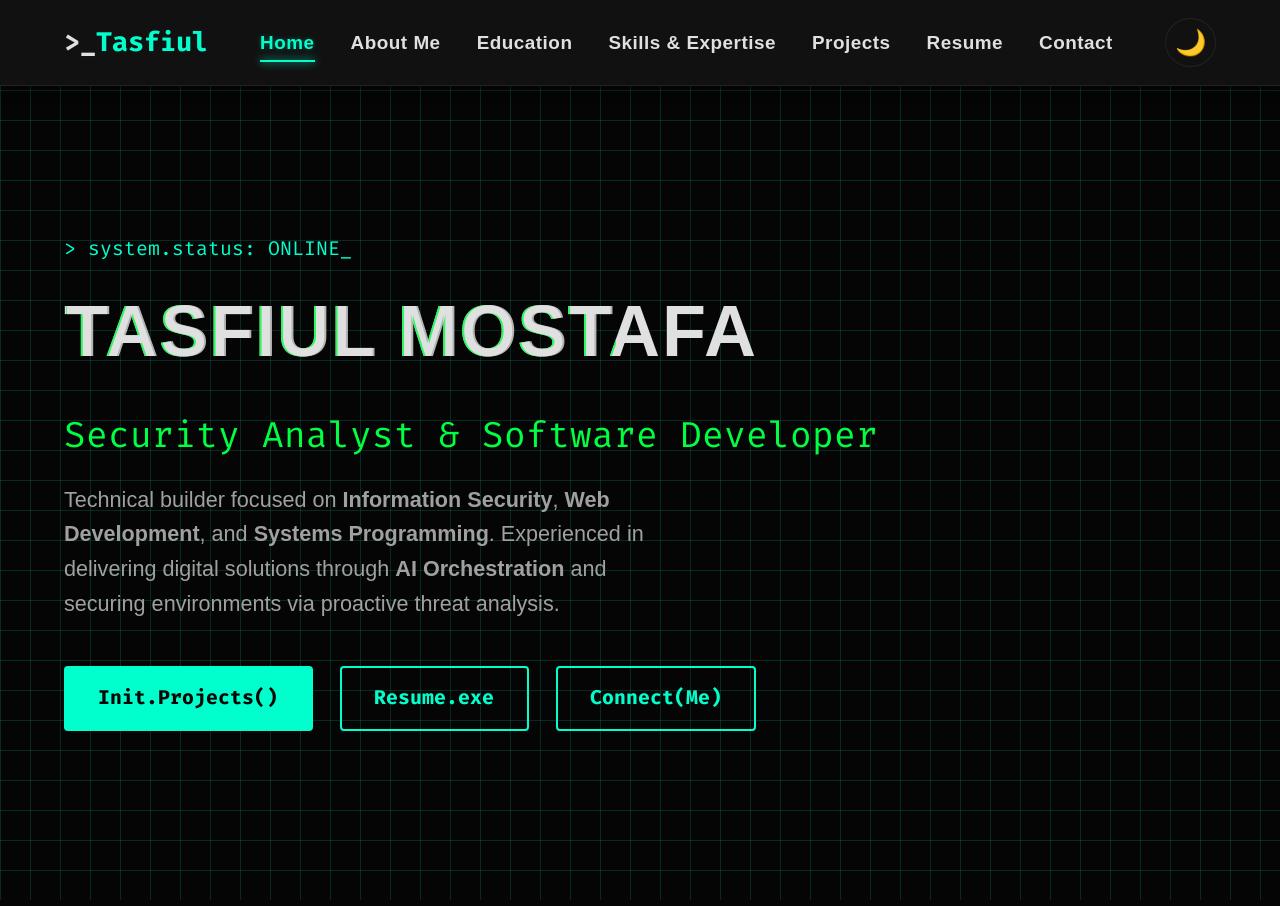
<file: index.html>
<!DOCTYPE html>
<html lang="en">

<head>
  <meta charset="UTF-8">
  <meta name="viewport" content="width=device-width, initial-scale=1.0">
  <title>Tasfiul | Home</title>

  <!-- SEO Best Practices -->
  <meta name="description" content="Cyber Security Specialist and Developer Portfolio">

  <!-- Favicon -->
  <link rel="icon" type="image/png" href="assets\60732-oreo-illustrator-cat-android-nougat-emoji.png">
  <link rel="stylesheet" href="css/style.css">
  <script src="js/main.js" defer></script>
</head>

<body>
  <!-- Navbar Placeholder injected via JS -->
  <div id="navbar-placeholder"></div>

  <main>
    <section class="hero">
      <p class="status mono-text">&gt; system.status: <span class="typewrite" data-wait="2000"
          data-words='["ONLINE", "SECURE", "READY"]'></span><span class="cursor">_</span></p>

      <!-- Placeholder name -->
      <h1 class="glitch" data-text="Tasfiul Mostafa">Tasfiul Mostafa</h1>

      <h2>Security Analyst & Software Developer</h2>

      <p>Technical builder focused on <strong>Information Security</strong>,
        <strong>Web Development</strong>, and <strong>Systems Programming</strong>.
        Experienced in delivering digital solutions through <strong>AI Orchestration</strong>
        and securing environments via proactive threat analysis.
      </p>

      <div class="cta-group">
        <a href="projects.html" class="btn btn-primary" id="btn-projects">Init.Projects()</a>
        <a href="assets/CV.pdf" target="_blank" class="btn btn-outline" id="btn-resume">Resume.exe</a>
        <a href="contact.html" class="btn btn-outline" id="btn-contact">Connect(Me)</a>
      </div>
    </section>
  </main>

  <style>
    /* Blinking cursor for typewriter effect */
    .cursor {
      display: inline-block;
      width: 10px;
      animation: blink 0.75s step-end infinite;
      color: var(--primary-color);
    }

    @keyframes blink {

      from,
      to {
        opacity: 1;
      }

      50% {
        opacity: 0;
      }
    }
  </style>
</body>

</html>
</file>
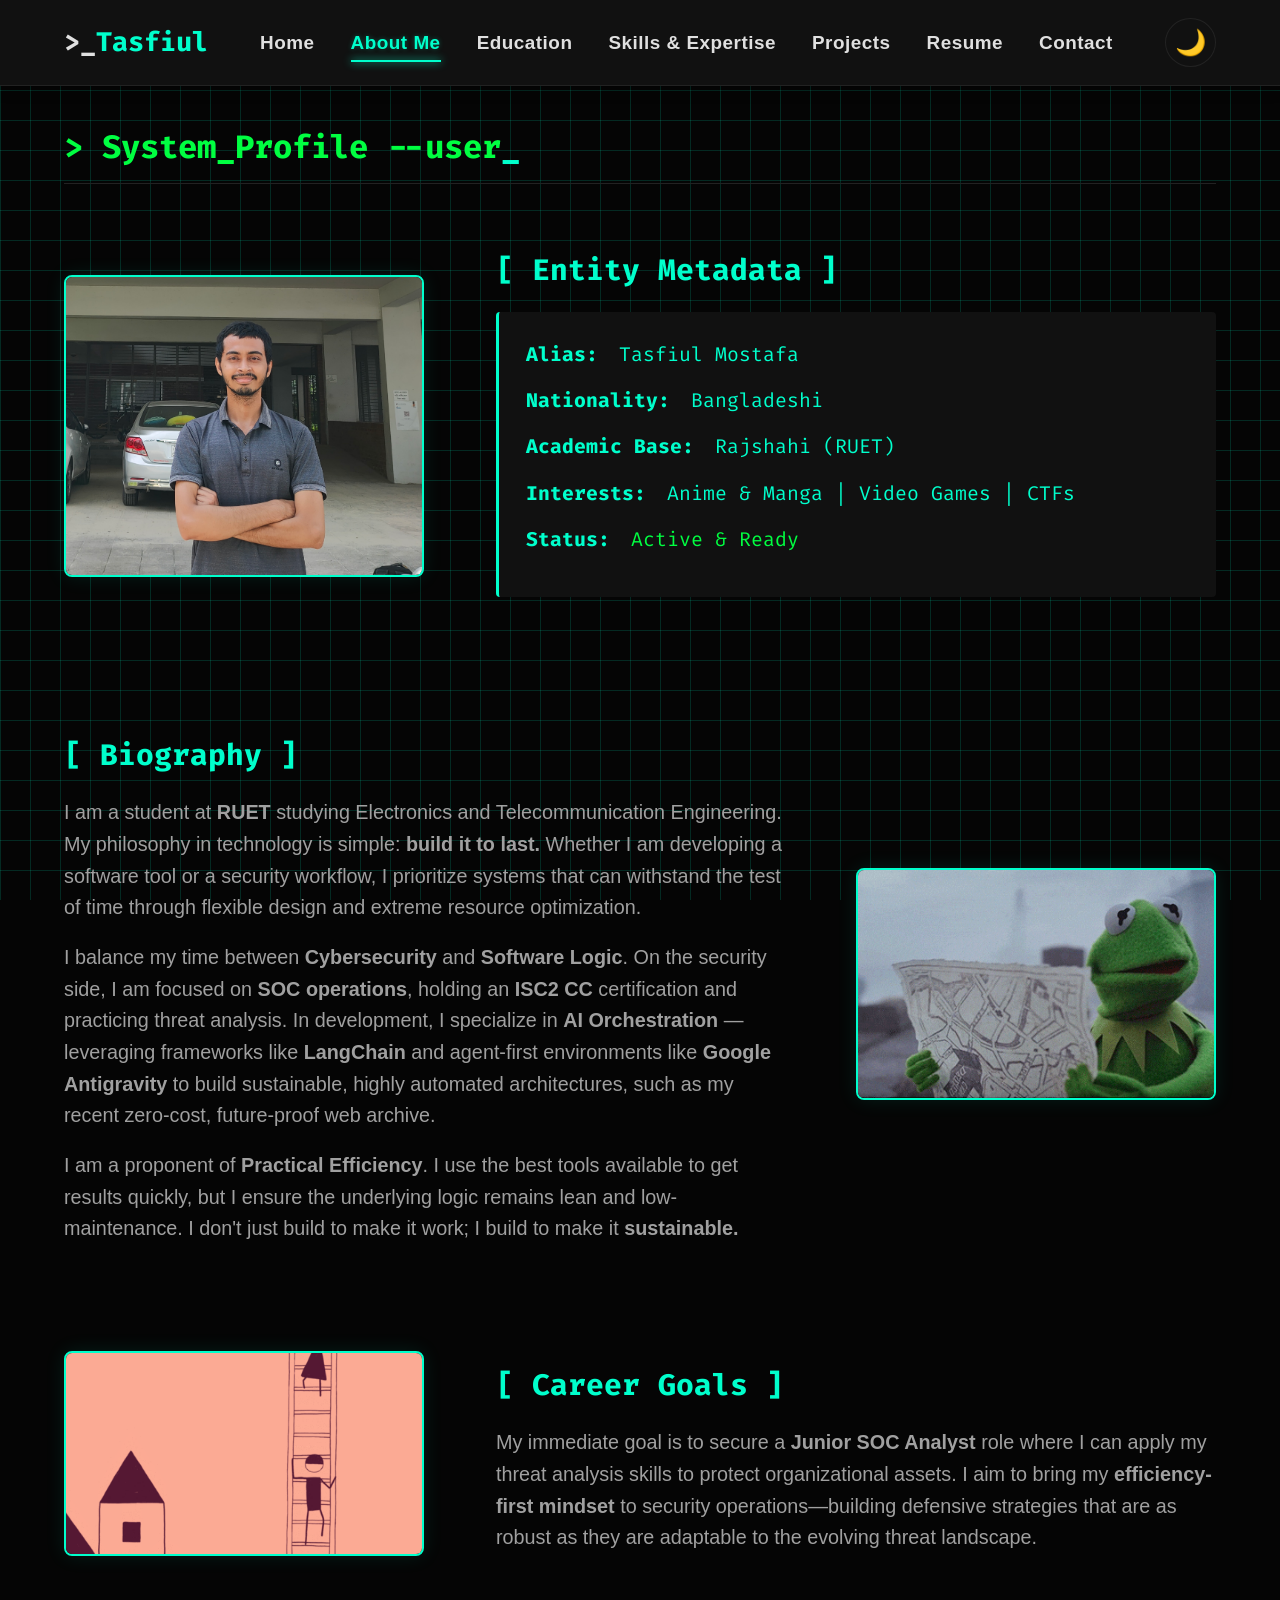
<file: about.html>
<!DOCTYPE html>
<html lang="en">

<head>
  <meta charset="UTF-8">
  <meta name="viewport" content="width=device-width, initial-scale=1.0">
  <title>Tasfiul | About Me</title>

  <meta name="description" content="About My Cyber Security & Development Experience">

  <!-- Favicon -->
  <link rel="icon" type="image/png" href="assets\60732-oreo-illustrator-cat-android-nougat-emoji.png">
  <link rel="stylesheet" href="css/style.css">
  <script src="js/main.js" defer></script>
</head>

<body>
  <!-- Navbar Placeholder injected via JS -->
  <div id="navbar-placeholder"></div>

  <main>
    <div class="page-content">
      <h1 class="page-title mono-text"><span class="typeout" data-text="> System_Profile --user=tasfiul"></span><span
          class="cursor">_</span></h1>

      <!-- Section 1: Entity Metadata -->
      <section class="about-section flex-normal">
        <div class="about-img-wrapper">
          <img src="assets\me.jpg" alt="Profile" class="profile-img">
        </div>

        <div class="about-text">
          <h2>[ Entity Metadata ]</h2>
          <ul class="personal-details mono-text">
            <li><strong>Alias:</strong> Tasfiul Mostafa</li>
            <li><strong>Nationality:</strong> Bangladeshi</li>
            <li><strong>Academic Base:</strong> Rajshahi (RUET)</li>
            <li><strong>Interests:</strong> Anime & Manga | Video Games | CTFs</li>
            <li><strong>Status:</strong> <span style="color: var(--secondary-color);">Active & Ready</span></li>
          </ul>
        </div>
      </section>

      <!-- Section 2: Biography -->
      <section class="about-section flex-reverse">
        <div class="about-img-wrapper">
          <img src="assets\kermit_confused.gif" alt="Biography Image" class="profile-img">
        </div>

        <div class="about-text">
          <h2>[ Biography ]</h2>
          <p>
            I am a student at <strong>RUET</strong> studying Electronics and Telecommunication Engineering.
            My philosophy in technology is simple: <strong>build it to last.</strong> Whether I am
            developing a software tool or a security workflow, I prioritize systems that can
            withstand the test of time through flexible design and extreme resource optimization.
          </p>
          <p>
            I balance my time between <strong>Cybersecurity</strong> and <strong>Software Logic</strong>.
            On the security side, I am focused on <strong>SOC operations</strong>, holding an
            <strong>ISC2 CC</strong> certification and practicing threat analysis. In development,
            I specialize in <strong>AI Orchestration</strong> — leveraging frameworks like <strong>LangChain</strong>
            and agent-first environments like <strong>Google Antigravity</strong> to build sustainable, highly automated
            architectures, such as my recent zero-cost, future-proof web archive.
          </p>
          <p>
            I am a proponent of <strong>Practical Efficiency</strong>. I use the best tools
            available to get results quickly, but I ensure the underlying logic remains lean
            and low-maintenance. I don't just build to make it work; I build to make it
            <strong>sustainable.</strong>
          </p>
        </div>
      </section>

      <!-- Section 3: Career Goals -->
      <section class="about-section flex-normal">
        <div class="about-img-wrapper">
          <img src="assets\bEy.gif" alt="Career Goals Image" class="profile-img">
        </div>

        <div class="about-text">
          <h2>[ Career Goals ]</h2>
          <p>
            My immediate goal is to secure a <strong>Junior SOC Analyst</strong> role where I
            can apply my threat analysis skills to protect organizational assets. I aim to
            bring my <strong>efficiency-first mindset</strong> to security operations—building
            defensive strategies that are as robust as they are adaptable to the
            evolving threat landscape.
          </p>
        </div>
      </section>

    </div>
  </main>
</body>

</html>
</file>
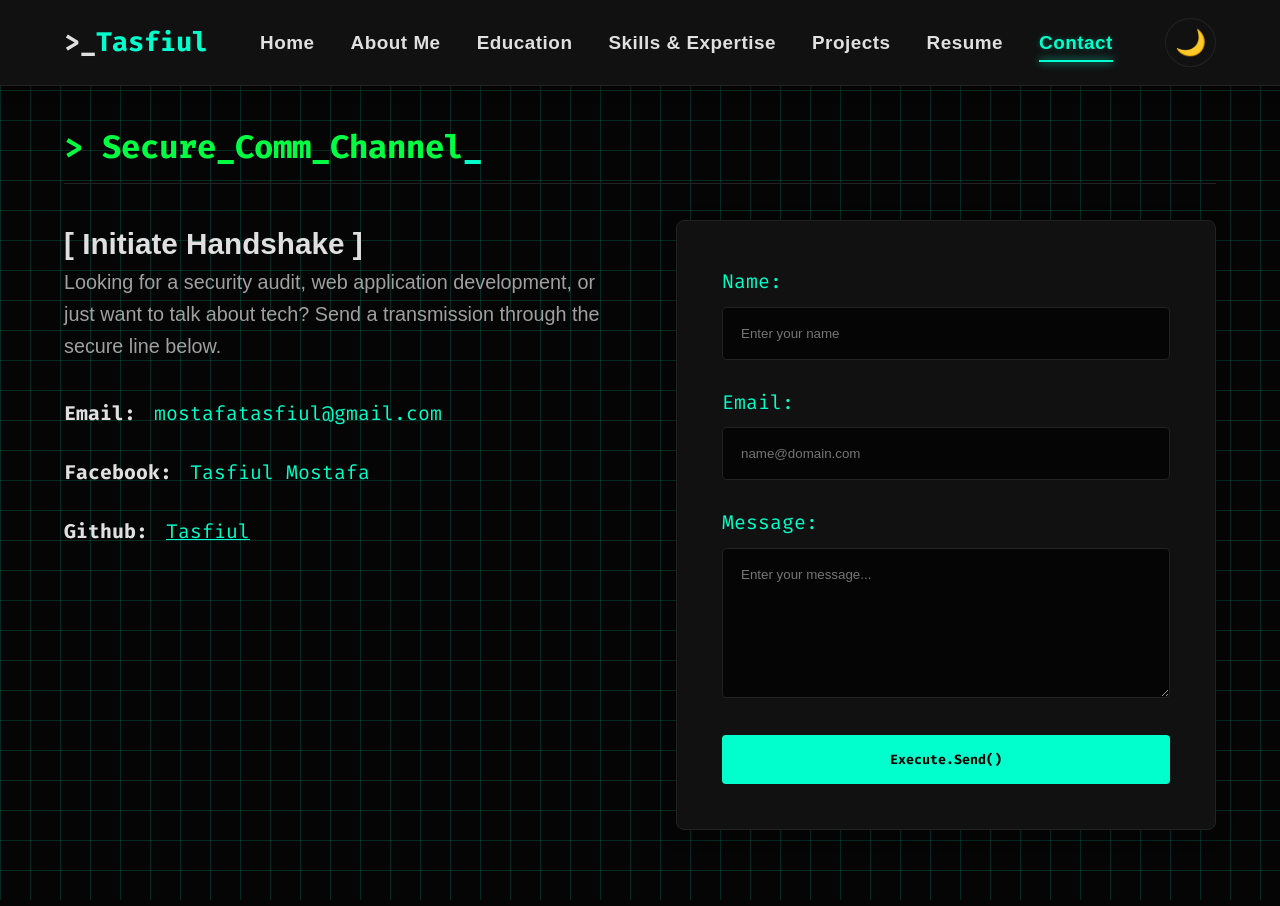
<file: contact.html>
<!DOCTYPE html>
<html lang="en">

<head>
  <meta charset="UTF-8">
  <meta name="viewport" content="width=device-width, initial-scale=1.0">
  <title>Tasfiul | Contact</title>

  <meta name="description" content="Contact me for security consulting or web development.">

  <!-- Favicon -->
  <link rel="icon" type="image/png" href="assets\60732-oreo-illustrator-cat-android-nougat-emoji.png">
  <link rel="stylesheet" href="css/style.css">
  <script src="js/main.js" defer></script>
  <script src="js/contact.js" defer></script>
</head>

<body>
  <div id="navbar-placeholder"></div>

  <main>
    <div class="page-content">
      <h1 class="page-title mono-text"><span class="typeout" data-text="> Secure_Comm_Channel"></span><span
          class="cursor">_</span></h1>

      <div class="contact-container">
        <div class="contact-info">
          <h2>[ Initiate Handshake ]</h2>
          <p>Looking for a security audit, web application development, or just want to talk about tech? Send a
            transmission through the secure line below.</p>

          <ul class="contact-details">
            <li>
              <strong>Email:</strong>
              <span class="mono-text">mostafatasfiul@gmail.com</span>
            </li>
            <li>
              <strong>Facebook:</strong>
              <span class="mono-text">Tasfiul Mostafa</span>
            </li>
            <li>
              <strong>Github:</strong>
              <a href="https://github.com/Tasfiul" target="_blank" class="mono-text">Tasfiul</a>
            </li>
          </ul>
        </div>

        <div class="contact-form-wrapper">
          <form id="contactForm" class="contact-form" novalidate>
            <div id="formSuccess" class="success-msg">
              <span class="mono-text">&gt; Transmission Sent Successfully. Awaiting reply...</span>
            </div>

            <div class="form-group" id="nameGroup">
              <label for="senderName" class="form-label">Name:</label>
              <input type="text" id="senderName" class="form-control" required placeholder="Enter your name">
              <span class="error-msg">Error: Sender name is required.</span>
            </div>

            <div class="form-group" id="emailGroup">
              <label for="senderEmail" class="form-label">Email:</label>
              <input type="email" id="senderEmail" class="form-control" required placeholder="name@domain.com">
              <span class="error-msg">Error: Valid return address is required.</span>
            </div>

            <div class="form-group" id="msgGroup">
              <label for="senderMsg" class="form-label">Message:</label>
              <textarea id="senderMsg" class="form-control" required placeholder="Enter your message..."></textarea>
              <span class="error-msg">Error: Message cannot be empty.</span>
            </div>

            <button type="submit" class="btn btn-primary" style="width: 100%;">Execute.Send()</button>
          </form>
        </div>
      </div>

    </div>
  </main>
</body>

</html>
</file>
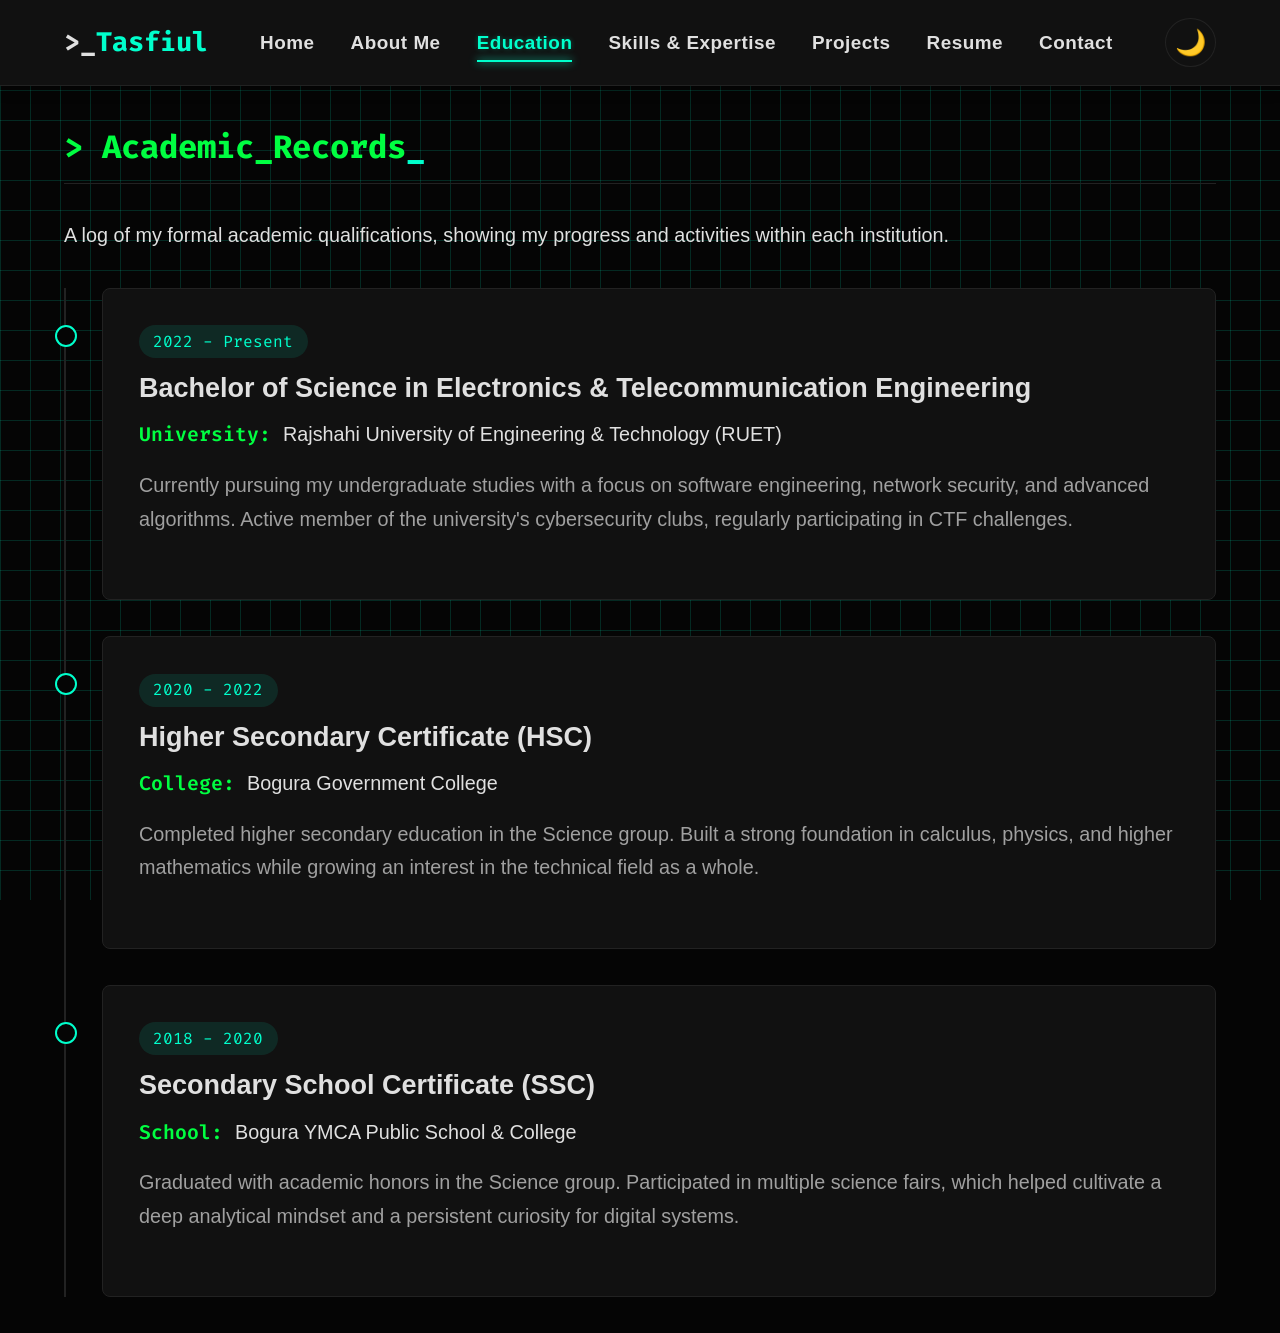
<file: education.html>
<!DOCTYPE html>
<html lang="en">

<head>
  <meta charset="UTF-8">
  <meta name="viewport" content="width=device-width, initial-scale=1.0">
  <title>Tasfiul | Education</title>

  <meta name="description" content="My formal education details and certificates">

  <!-- Favicon -->
  <link rel="icon" type="image/png" href="assets\60732-oreo-illustrator-cat-android-nougat-emoji.png">
  <link rel="stylesheet" href="css/style.css">
  <script src="js/main.js" defer></script>
</head>

<body>
  <div id="navbar-placeholder"></div>

  <main>
    <div class="page-content">
      <h1 class="page-title mono-text"><span class="typeout" data-text="> Academic_Records"></span><span
          class="cursor">_</span></h1>

      <p>A log of my formal academic qualifications, showing my progress and activities within each institution.</p>

      <div class="education-timeline">
        <div class="edu-item">
          <div class="edu-year mono-text">2022 - Present</div>
          <div class="edu-content">
            <h3 class="edu-title">Bachelor of Science in Electronics & Telecommunication Engineering</h3>
            <h4 class="edu-institution">University: <span>Rajshahi University of Engineering & Technology (RUET)</span>
            </h4>
            <p class="edu-desc">Currently pursuing my undergraduate studies with a focus on software engineering,
              network security, and advanced algorithms. Active member of the university's cybersecurity clubs,
              regularly participating in CTF challenges.</p>
          </div>
        </div>

        <div class="edu-item">
          <div class="edu-year mono-text">2020 - 2022</div>
          <div class="edu-content">
            <h3 class="edu-title">Higher Secondary Certificate (HSC)</h3>
            <h4 class="edu-institution">College: <span>Bogura Government College</span></h4>
            <p class="edu-desc">Completed higher secondary education in the Science group. Built a strong foundation in
              calculus, physics, and higher mathematics while growing an interest in the technical field as a whole.</p>
          </div>
        </div>

        <div class="edu-item">
          <div class="edu-year mono-text">2018 - 2020</div>
          <div class="edu-content">
            <h3 class="edu-title">Secondary School Certificate (SSC)</h3>
            <h4 class="edu-institution">School: <span>Bogura YMCA Public School & College</span></h4>
            <p class="edu-desc">Graduated with academic honors in the Science group. Participated in multiple
              science fairs, which helped cultivate a deep analytical mindset and a persistent curiosity for digital
              systems.</p>
          </div>
        </div>
      </div>

    </div>
  </main>
</body>

</html>
</file>
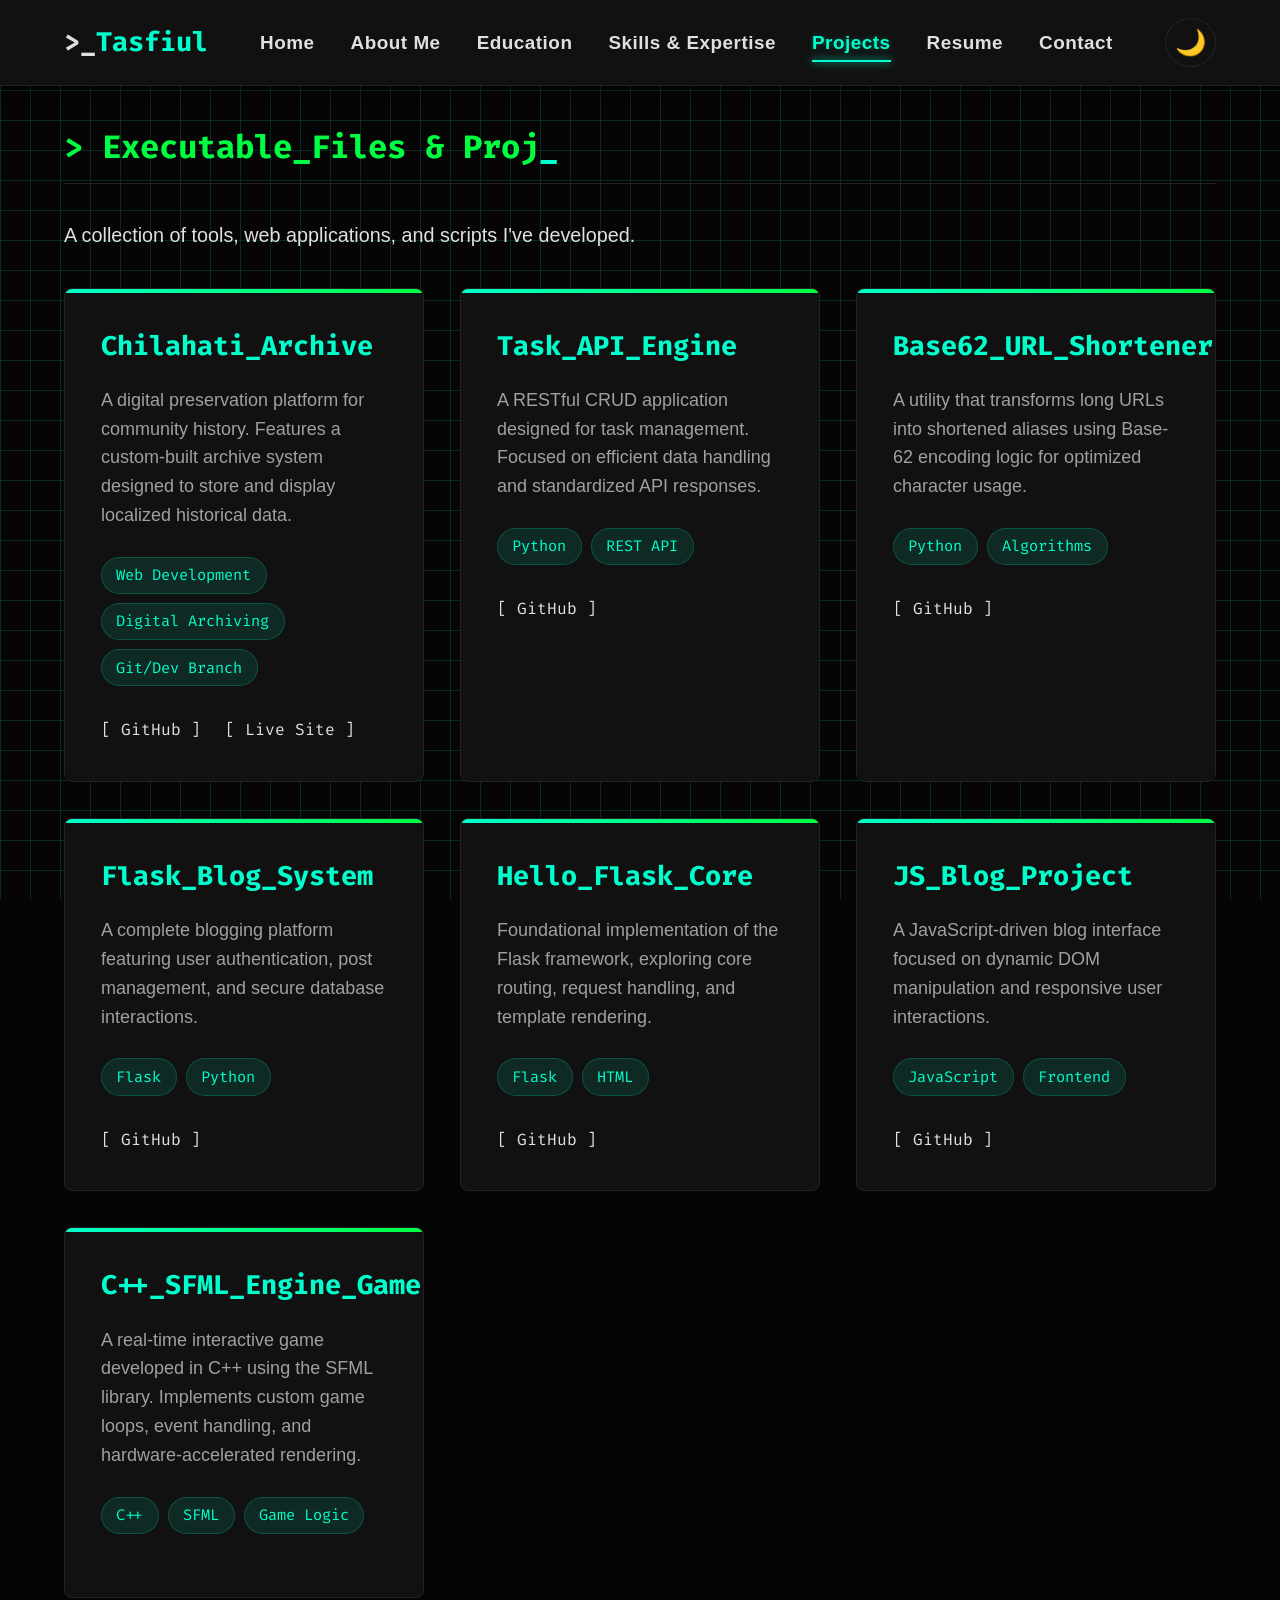
<file: projects.html>
<!DOCTYPE html>
<html lang="en">

<head>
  <meta charset="UTF-8">
  <meta name="viewport" content="width=device-width, initial-scale=1.0">
  <title>Tasfiul | Projects</title>

  <meta name="description" content="Cyber security and development projects I have built.">

  <!-- Favicon -->
  <link rel="icon" type="image/png" href="assets\60732-oreo-illustrator-cat-android-nougat-emoji.png">
  <link rel="stylesheet" href="css/style.css">
  <script src="js/main.js" defer></script>
</head>

<body>
  <div id="navbar-placeholder"></div>

  <main>
    <div class="page-content">
      <h1 class="page-title mono-text"><span class="typeout" data-text="> Executable_Files & Projects"></span><span
          class="cursor">_</span></h1>

      <p>A collection of tools, web applications, and scripts I've developed.</p>

      <div class="projects-grid">
        <!-- Project 1 -->
        <div class="project-card">
          <h3 class="project-title">Chilahati_Archive</h3>
          <p class="project-desc">A digital preservation platform for community history. Features a custom-built archive
            system designed to store and display localized historical data.</p>
          <div class="tech-stack">
            <span class="tech-tag">Web Development</span>
            <span class="tech-tag">Digital Archiving</span>
            <span class="tech-tag">Git/Dev Branch</span>
          </div>
          <div class="project-links">
            <a href="https://github.com/Tasfiul/chilahati_archive" target="_blank">[ GitHub ]</a>
            <a href="https://chilahati.com" target="_blank">[ Live Site ]</a>
          </div>
        </div>

        <!-- Project 2 -->
        <div class="project-card">
          <h3 class="project-title">Task_API_Engine</h3>
          <p class="project-desc">A RESTful CRUD application designed for task management. Focused on efficient data
            handling and standardized API responses.</p>
          <div class="tech-stack">
            <span class="tech-tag">Python</span>
            <span class="tech-tag">REST API</span>
          </div>
          <div class="project-links">
            <a href="https://github.com/Tasfiul/task_api" target="_blank">[ GitHub ]</a>
          </div>
        </div>

        <!-- Project 3 -->
        <div class="project-card">
          <h3 class="project-title">Base62_URL_Shortener</h3>
          <p class="project-desc">A utility that transforms long URLs into shortened aliases using Base-62 encoding
            logic for optimized character usage.</p>
          <div class="tech-stack">
            <span class="tech-tag">Python</span>
            <span class="tech-tag">Algorithms</span>
          </div>
          <div class="project-links">
            <a href="https://github.com/Tasfiul/url-shortener" target="_blank">[ GitHub ]</a>
          </div>
        </div>

        <!-- Project 4 -->
        <div class="project-card">
          <h3 class="project-title">Flask_Blog_System</h3>
          <p class="project-desc">A complete blogging platform featuring user authentication, post management, and
            secure database interactions.</p>
          <div class="tech-stack">
            <span class="tech-tag">Flask</span>
            <span class="tech-tag">Python</span>
          </div>
          <div class="project-links">
            <a href="https://github.com/Tasfiul/Flask-blog" target="_blank">[ GitHub ]</a>
          </div>
        </div>

        <!-- Project 5 -->
        <div class="project-card">
          <h3 class="project-title">Hello_Flask_Core</h3>
          <p class="project-desc">Foundational implementation of the Flask framework, exploring core routing, request
            handling, and template rendering.</p>
          <div class="tech-stack">
            <span class="tech-tag">Flask</span>
            <span class="tech-tag">HTML</span>
          </div>
          <div class="project-links">
            <a href="https://github.com/Tasfiul/hello_flask" target="_blank">[ GitHub ]</a>
          </div>
        </div>

        <!-- Project 6 -->
        <div class="project-card">
          <h3 class="project-title">JS_Blog_Project</h3>
          <p class="project-desc">A JavaScript-driven blog interface focused on dynamic DOM manipulation and responsive
            user interactions.</p>
          <div class="tech-stack">
            <span class="tech-tag">JavaScript</span>
            <span class="tech-tag">Frontend</span>
          </div>
          <div class="project-links">
            <a href="https://github.com/Tasfiul/my_blog_project" target="_blank">[ GitHub ]</a>
          </div>
        </div>

        <!-- Project 7 -->
        <div class="project-card">
          <h3 class="project-title">C++_SFML_Engine_Game</h3>
          <p class="project-desc">A real-time interactive game developed in C++ using the SFML library. Implements
            custom
            game loops, event handling, and hardware-accelerated rendering.</p>
          <div class="tech-stack">
            <span class="tech-tag">C++</span>
            <span class="tech-tag">SFML</span>
            <span class="tech-tag">Game Logic</span>
          </div>
          <div class="project-links">
          </div>
        </div>
      </div>

    </div>
  </main>
</body>

</html>
</file>
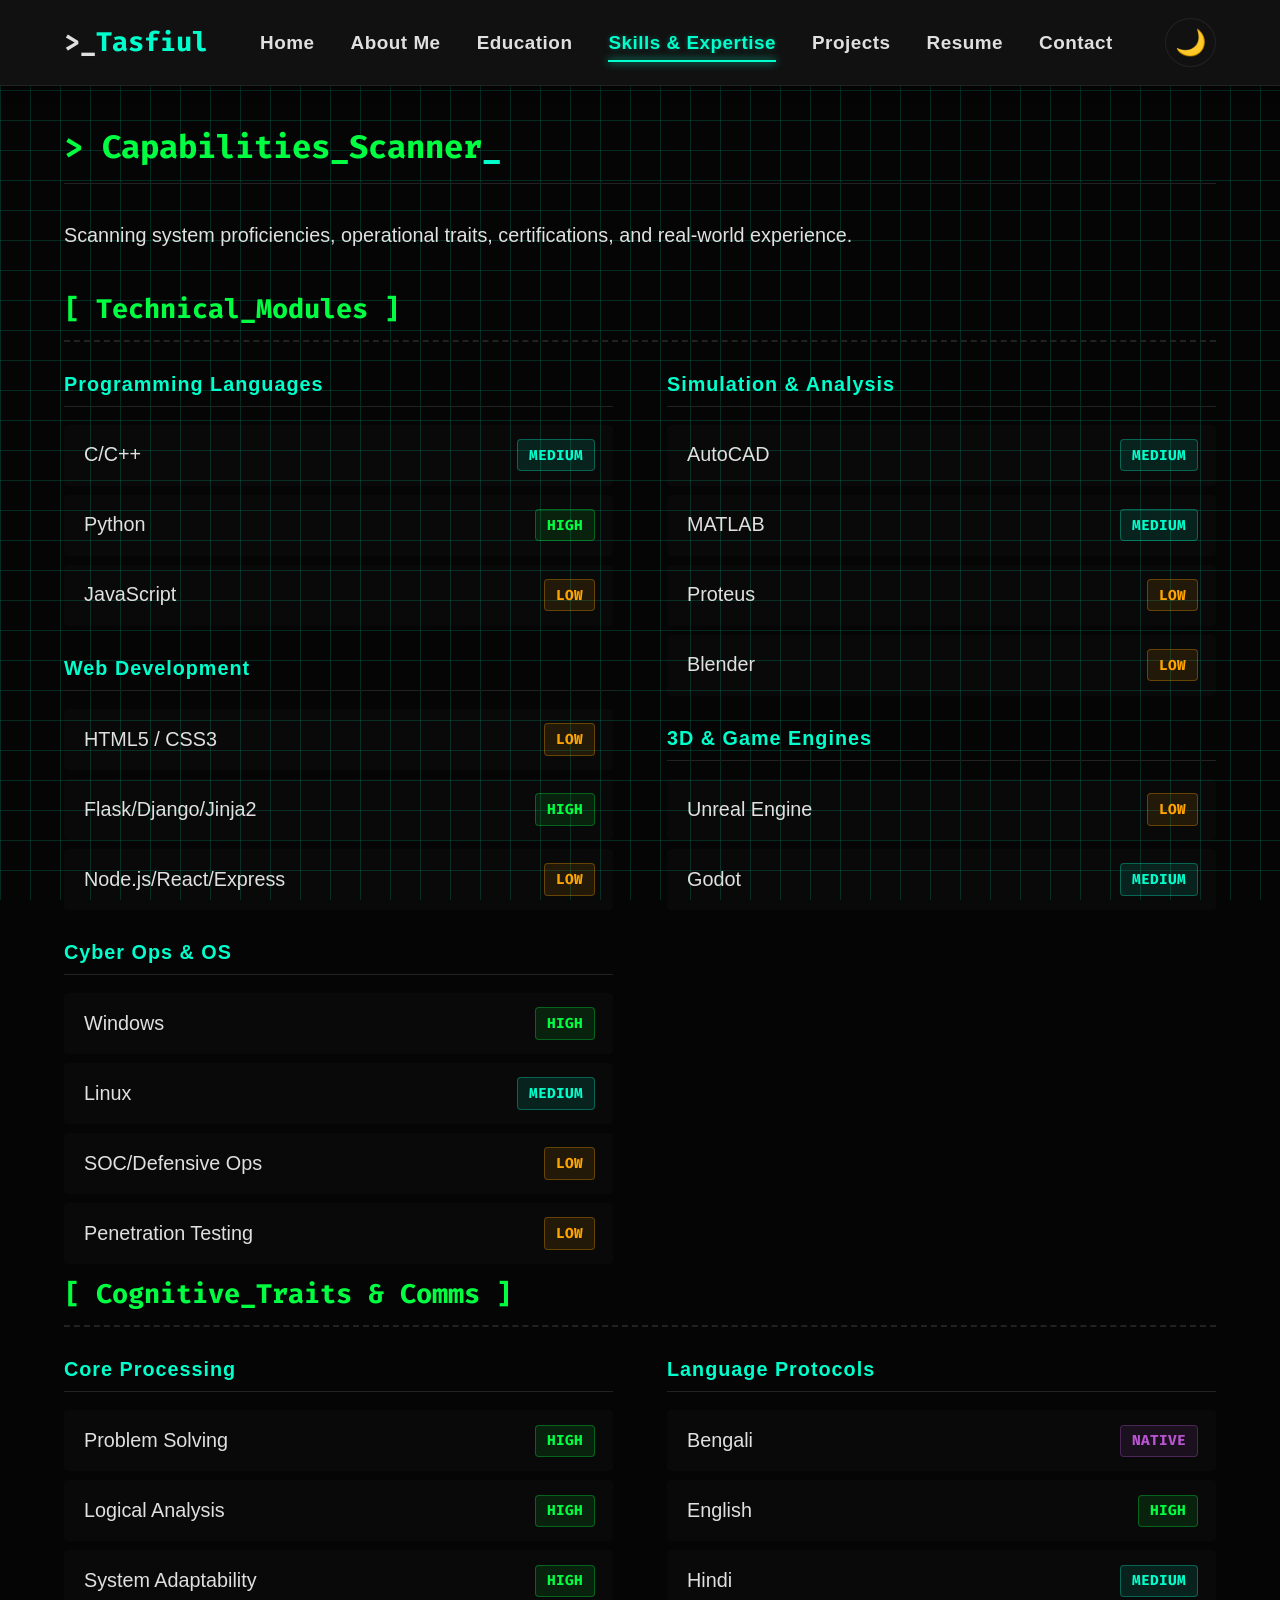
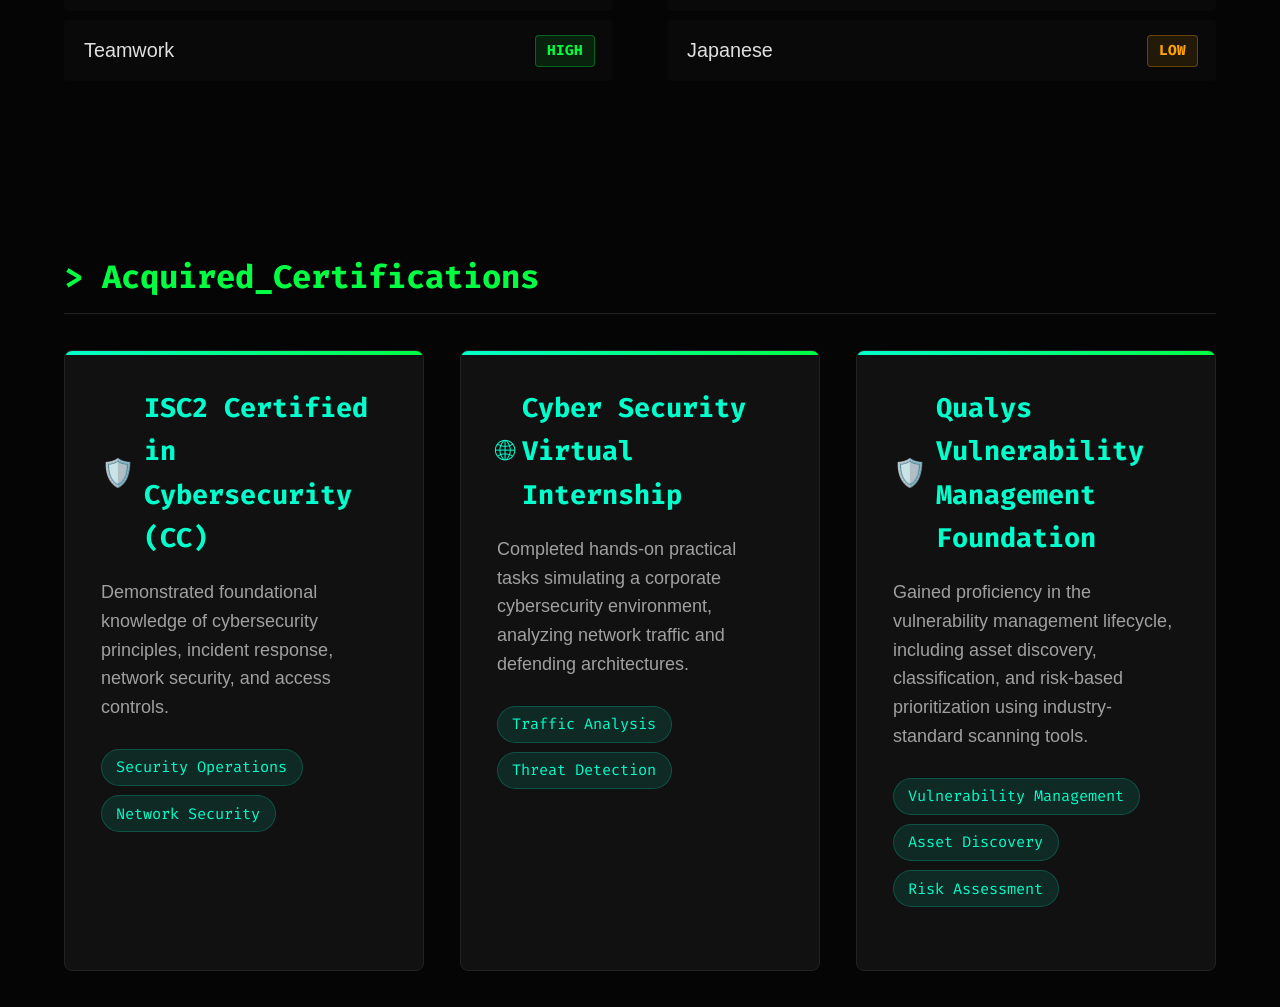
<file: skills.html>
<!DOCTYPE html>
<html lang="en">

<head>
  <meta charset="UTF-8">
  <meta name="viewport" content="width=device-width, initial-scale=1.0">
  <title>Tasfiul | Skills & Expertise</title>

  <meta name="description" content="My technical capabilities, certifications, and experience">

  <!-- Favicon -->
  <link rel="icon" type="image/png" href="assets\60732-oreo-illustrator-cat-android-nougat-emoji.png">
  <link rel="stylesheet" href="css/style.css">
  <script src="js/main.js" defer></script>
</head>

<body>
  <div id="navbar-placeholder"></div>

  <main>
    <div class="page-content">
      <h1 class="page-title mono-text"><span class="typeout" data-text="> Capabilities_Scanner"></span><span
          class="cursor">_</span></h1>

      <p>Scanning system proficiencies, operational traits, certifications, and real-world experience.</p>

      <div class="skills-wrapper">
        <!-- Technical Skills -->
        <div class="skill-category">
          <h3>[ Technical_Modules ]</h3>

          <div class="skill-cols">
            <!-- Column 1 -->
            <div class="skill-col">
              <h4 class="skill-sub-category">Programming Languages</h4>
              <div class="skill-item-new">
                <span>C/C++</span>
                <span class="proficiency-label prof-medium">Medium</span>
              </div>
              <div class="skill-item-new">
                <span>Python</span>
                <span class="proficiency-label prof-high">High</span>
              </div>
              <div class="skill-item-new">
                <span>JavaScript</span>
                <span class="proficiency-label prof-low">Low</span>
              </div>

              <h4 class="skill-sub-category">Web Development</h4>
              <div class="skill-item-new">
                <span>HTML5 / CSS3</span>
                <span class="proficiency-label prof-low">Low</span>
              </div>
              <div class="skill-item-new">
                <span>Flask/Django/Jinja2</span>
                <span class="proficiency-label prof-high">High</span>
              </div>
              <div class="skill-item-new">
                <span>Node.js/React/Express</span>
                <span class="proficiency-label prof-low">Low</span>
              </div>

              <h4 class="skill-sub-category">Cyber Ops & OS</h4>
              <div class="skill-item-new">
                <span>Windows</span>
                <span class="proficiency-label prof-high">High</span>
              </div>
              <div class="skill-item-new">
                <span>Linux</span>
                <span class="proficiency-label prof-medium">Medium</span>
              </div>
              <div class="skill-item-new">
                <span>SOC/Defensive Ops</span>
                <span class="proficiency-label prof-low">Low</span>
              </div>
              <div class="skill-item-new">
                <span>Penetration Testing</span>
                <span class="proficiency-label prof-low">Low</span>
              </div>
            </div>

            <!-- Column 2 -->
            <div class="skill-col">
              <h4 class="skill-sub-category">Simulation & Analysis</h4>
              <div class="skill-item-new">
                <span>AutoCAD</span>
                <span class="proficiency-label prof-medium">Medium</span>
              </div>
              <div class="skill-item-new">
                <span>MATLAB</span>
                <span class="proficiency-label prof-medium">Medium</span>
              </div>
              <div class="skill-item-new">
                <span>Proteus</span>
                <span class="proficiency-label prof-low">Low</span>
              </div>
              <div class="skill-item-new">
                <span>Blender</span>
                <span class="proficiency-label prof-low">low</span>
              </div>

              <h4 class="skill-sub-category">3D & Game Engines</h4>
              <div class="skill-item-new">
                <span>Unreal Engine</span>
                <span class="proficiency-label prof-low">low</span>
              </div>
              <div class="skill-item-new">
                <span>Godot</span>
                <span class="proficiency-label prof-medium">Medium</span>
              </div>
            </div>
          </div>

          <!-- Cognitive Traits & Languages -->
          <div class="skill-category">
            <h3>[ Cognitive_Traits & Comms ]</h3>

            <div class="skill-cols">
              <!-- Column 1 -->
              <div class="skill-col">
                <h4 class="skill-sub-category">Core Processing</h4>
                <div class="skill-item-new">
                  <span>Problem Solving</span>
                  <span class="proficiency-label prof-high">High</span>
                </div>
                <div class="skill-item-new">
                  <span>Logical Analysis</span>
                  <span class="proficiency-label prof-high">High</span>
                </div>
                <div class="skill-item-new">
                  <span>System Adaptability</span>
                  <span class="proficiency-label prof-high">High</span>
                </div>
                <div class="skill-item-new">
                  <span>Teamwork</span>
                  <span class="proficiency-label prof-high">High</span>
                </div>
              </div>

              <!-- Column 2 -->
              <div class="skill-col">
                <h4 class="skill-sub-category">Language Protocols</h4>
                <div class="skill-item-new">
                  <span>Bengali</span>
                  <span class="proficiency-label prof-expert">Native</span>
                </div>
                <div class="skill-item-new">
                  <span>English</span>
                  <span class="proficiency-label prof-high">High</span>
                </div>
                <div class="skill-item-new">
                  <span>Hindi</span>
                  <span class="proficiency-label prof-medium">Medium</span>
                </div>
                <div class="skill-item-new">
                  <span>Japanese</span>
                  <span class="proficiency-label prof-low">Low</span>
                </div>
              </div>
            </div>
          </div>
        </div>

        <!-- Certifications -->
        <section class="certs-section">
          <h2 class="page-title mono-text" style="margin-top: 4rem;">&gt; Acquired_Certifications</h2>

          <div class="certs-grid">
            <div class="project-card">
              <h3 class="project-title" style="display: flex; align-items: center; gap: 0.5rem;">
                <span>🛡️</span> ISC2 Certified in Cybersecurity (CC)
              </h3>
              <p class="project-desc">Demonstrated foundational knowledge of cybersecurity principles, incident
                response,
                network security, and access controls.</p>
              <div class="tech-stack">
                <span class="tech-tag">Security Operations</span>
                <span class="tech-tag">Network Security</span>
              </div>
            </div>

            <div class="project-card">
              <h3 class="project-title" style="display: flex; align-items: center; gap: 0.5rem;">
                <span>🌐</span> Cyber Security Virtual Internship
              </h3>
              <p class="project-desc">Completed hands-on practical tasks simulating a corporate cybersecurity
                environment,
                analyzing network traffic and defending architectures.</p>
              <div class="tech-stack">
                <span class="tech-tag">Traffic Analysis</span>
                <span class="tech-tag">Threat Detection</span>
              </div>
            </div>

            <div class="project-card">
              <h3 class="project-title" style="display: flex; align-items: center; gap: 0.5rem;">
                <span>🛡️</span> Qualys Vulnerability Management Foundation
              </h3>
              <p class="project-desc">
                Gained proficiency in the vulnerability management lifecycle, including asset discovery, classification,
                and risk-based prioritization using industry-standard scanning tools.
              </p>
              <div class="tech-stack">
                <span class="tech-tag">Vulnerability Management</span>
                <span class="tech-tag">Asset Discovery</span>
                <span class="tech-tag">Risk Assessment</span>
              </div>
            </div>
          </div>
        </section>
      </div>
  </main>
</body>

</html>
</file>
<file: css/style.css>
@import url('https://fonts.googleapis.com/css2?family=Fira+Code:wght@400;700&family=Inter:wght@300;400;600;800&display=swap');

:root {
  --bg-color: #050505;
  --text-color: #e0e0e0;
  --muted-color: #a0a0a0;
  --btn-text: #050505;
  --primary-color: #00ffcc;
  /* Cyan */
  --secondary-color: #00ff41;
  /* Green */
  --secondary-bg: #111111;
  --border-color: #222222;
  --font-main: 'Helvetica Neue', Helvetica, Arial, sans-serif;
  --font-mono: 'Fira Code', 'Courier New', monospace;
  --transition-speed: 0.3s;
  --grid-color: rgba(0, 255, 204, 0.15);
}

[data-theme="light"] {
  --bg-color: #f4f4f9;
  --text-color: #1a1a1a;
  --muted-color: #444444;
  --btn-text: #ffffff;
  --primary-color: #005bb5;
  --secondary-color: #007700;
  --secondary-bg: #ffffff;
  --border-color: #cccccc;
  --grid-color: rgba(0, 91, 181, 0.12);
}

* {
  margin: 0;
  padding: 0;
  box-sizing: border-box;
}

html {
  font-size: 18px;
  /* Globally increases base size for zoomed readability, 1rem = 18px */
}

body {
  font-size: 1.1rem;
  /* Slightly larger base body text */
  background-color: var(--bg-color);
  color: var(--text-color);
  font-family: var(--font-main);
  line-height: 1.6;
  transition: background-color var(--transition-speed), color var(--transition-speed);
  overflow-x: hidden;
  position: relative;
}

/* Grid Background */
body::before {
  content: "";
  position: fixed;
  top: 0;
  left: 0;
  width: 100vw;
  height: 100vh;
  background-image: linear-gradient(var(--grid-color) 1px, transparent 1px),
    linear-gradient(90deg, var(--grid-color) 1px, transparent 1px);
  background-size: 30px 30px;
  z-index: -1;
  pointer-events: none;
}

.mono-text {
  font-family: var(--font-mono);
  color: var(--primary-color);
}

/* Navbar */
.navbar {
  display: flex;
  justify-content: space-between;
  align-items: center;
  padding: 1rem 5%;
  background-color: var(--secondary-bg);
  border-bottom: 1px solid var(--border-color);
  position: sticky;
  top: 0;
  z-index: 1000;
  box-shadow: 0 4px 12px rgba(0, 0, 0, 0.3);
}

.nav-brand {
  font-size: 1.5rem;
  font-weight: 800;
  text-decoration: none;
  font-family: var(--font-mono);
  color: var(--text-color);
  transition: text-shadow var(--transition-speed);
}

.nav-brand span {
  color: var(--primary-color);
}

.nav-brand:hover {
  text-shadow: 0 0 10px var(--primary-color);
}

.nav-links {
  display: flex;
  list-style: none;
  gap: 2rem;
}

.nav-links li a {
  text-decoration: none;
  color: var(--text-color);
  font-weight: 600;
  font-size: 1.05rem;
  letter-spacing: 0.5px;
  position: relative;
  transition: color var(--transition-speed);
  padding: 0.5rem 0;
}

.nav-links li a::after {
  content: '';
  position: absolute;
  width: 0;
  height: 2px;
  display: block;
  margin-top: 2px;
  right: 0;
  background: var(--primary-color);
  transition: width 0.3s ease, right 0.3s ease, box-shadow 0.3s ease;
}

.nav-links li a:hover::after,
.nav-links li a.active::after {
  width: 100%;
  left: 0;
  box-shadow: 0 0 8px var(--primary-color);
}

.nav-links li a:hover,
.nav-links li a.active {
  color: var(--primary-color);
  text-shadow: 0 0 5px rgba(0, 255, 204, 0.3);
}

/* Theme Toggle */
.theme-toggle {
  background: none;
  border: 1px solid var(--border-color);
  color: var(--text-color);
  font-size: 1.4rem;
  cursor: pointer;
  padding: 0.5rem;
  border-radius: 50%;
  transition: transform 0.3s cubic-bezier(0.175, 0.885, 0.32, 1.275), box-shadow 0.3s, background-color 0.3s, border-color 0.3s;
}

.theme-toggle:hover {
  transform: rotate(20deg) scale(1.15);
  box-shadow: 0 0 15px var(--primary-color);
  border-color: var(--primary-color);
  color: var(--primary-color);
}

@keyframes pop-animation {
  0% {
    transform: scale(1);
  }

  50% {
    transform: scale(1.4) rotate(10deg);
  }

  100% {
    transform: scale(1.15) rotate(20deg);
  }
}

.theme-toggle.pop {
  animation: pop-animation 0.4s ease-out forwards;
}

/* Base Layout & Utilities */
main {
  padding: 2rem 5%;
  min-height: calc(100vh - 80px);
}

/* Buttons */
.btn {
  display: inline-block;
  padding: 0.8rem 1.8rem;
  text-decoration: none;
  font-family: var(--font-mono);
  font-weight: 700;
  border-radius: 4px;
  transition: transform 0.2s cubic-bezier(0.175, 0.885, 0.32, 1.275), box-shadow 0.2s, background-color 0.2s;
  cursor: pointer;
  border: 2px solid transparent;
}

.btn-primary {
  background-color: var(--primary-color);
  color: var(--btn-text);
  border-color: var(--primary-color);
}

.btn-primary:hover {
  transform: translateY(-5px) scale(1.05);
  box-shadow: 0 10px 20px rgba(0, 255, 204, 0.4);
}

.btn-outline {
  background-color: transparent;
  color: var(--primary-color);
  border: 2px solid var(--primary-color);
}

.btn-outline:hover {
  transform: translateY(-5px) scale(1.05);
  box-shadow: 0 10px 20px rgba(0, 255, 204, 0.2);
  background-color: rgba(0, 255, 204, 0.1);
}

/* Glitch Effect */
.glitch {
  position: relative;
  font-size: 4rem;
  font-weight: 800;
  text-transform: uppercase;
  letter-spacing: 2px;
  color: var(--text-color);
  display: inline-block;
}

.glitch::before,
.glitch::after {
  content: attr(data-text);
  position: absolute;
  top: 0;
  left: 0;
  width: 100%;
  height: 100%;
  opacity: 0.8;
}

.glitch::before {
  left: 2px;
  text-shadow: -2px 0 var(--secondary-color);
  clip: rect(24px, 550px, 90px, 0);
  animation: glitch-anim-2 3s infinite linear alternate-reverse;
}

.glitch::after {
  left: -2px;
  text-shadow: -2px 0 var(--primary-color);
  clip: rect(85px, 550px, 140px, 0);
  animation: glitch-anim 2.5s infinite linear alternate-reverse;
}

.glitch:hover::before {
  animation-duration: 0.2s;
}

.glitch:hover::after {
  animation-duration: 0.2s;
}

@keyframes glitch-anim {
  0% {
    clip: rect(21px, 9999px, 83px, 0);
  }

  20% {
    clip: rect(6px, 9999px, 89px, 0);
  }

  40% {
    clip: rect(98px, 9999px, 32px, 0);
  }

  60% {
    clip: rect(25px, 9999px, 66px, 0);
  }

  80% {
    clip: rect(51px, 9999px, 19px, 0);
  }

  100% {
    clip: rect(38px, 9999px, 88px, 0);
  }
}

@keyframes glitch-anim-2 {
  0% {
    clip: rect(10px, 9999px, 48px, 0);
  }

  20% {
    clip: rect(91px, 9999px, 13px, 0);
  }

  40% {
    clip: rect(32px, 9999px, 78px, 0);
  }

  60% {
    clip: rect(74px, 9999px, 21px, 0);
  }

  80% {
    clip: rect(15px, 9999px, 63px, 0);
  }

  100% {
    clip: rect(82px, 9999px, 4px, 0);
  }
}

/* Cursor Animation */
.cursor {
  animation: blink 0.75s step-end infinite;
  color: var(--primary-color);
}

@keyframes blink {

  from,
  to {
    opacity: 1;
  }

  50% {
    opacity: 0;
  }
}

/* Home Hero Section */
.hero {
  display: flex;
  flex-direction: column;
  justify-content: center;
  align-items: flex-start;
  min-height: 80vh;
}

.hero .status {
  font-size: 1.1rem;
  margin-bottom: 0.5rem;
}

.hero h2 {
  font-size: 2rem;
  margin: 1rem 0;
  color: var(--secondary-color);
  font-family: var(--font-mono);
  font-weight: 400;
}

.hero>p:not(.status) {
  font-size: 1.2rem;
  max-width: 600px;
  margin-bottom: 2.5rem;
  color: var(--muted-color);
}

.cta-group {
  display: flex;
  gap: 1.5rem;
}

/* Animations using plain CSS for page load */
@keyframes slideDown {
  from {
    opacity: 0;
    transform: translateY(-20px);
  }

  to {
    opacity: 1;
    transform: translateY(0);
  }
}

@keyframes fadeIn {
  from {
    opacity: 0;
  }

  to {
    opacity: 1;
  }
}

.hero>* {
  animation: slideDown 0.8s cubic-bezier(0.175, 0.885, 0.32, 1.275) backwards;
}

.hero .status {
  animation-delay: 0.1s;
}

.hero h1 {
  animation-delay: 0.3s;
}

.hero h2 {
  animation-delay: 0.5s;
}

.hero>p:not(.status) {
  animation-delay: 0.7s;
}

.hero .cta-group {
  animation-delay: 0.9s;
}

/* ============================
   Page Specific Styles
   ============================ */

/* Animating entries for non-home pages */
.page-content {
  animation: slideDown 0.6s cubic-bezier(0.175, 0.885, 0.32, 1.275) backwards;
}

/* Page Header */
.page-title {
  font-size: 1.8rem;
  margin-bottom: 2rem;
  border-bottom: 1px solid var(--border-color);
  padding-bottom: 0.5rem;
  color: var(--secondary-color);
}

/* About Page */
.about-section {
  display: flex;
  align-items: center;
  gap: 4rem;
  margin-bottom: 4rem;
}

.about-section:last-child {
  margin-bottom: 2rem;
}

.about-section.flex-reverse {
  flex-direction: row-reverse;
}

.about-img-wrapper {
  flex: 1;
  display: flex;
  justify-content: center;
}

.about-text {
  flex: 2;
}

.profile-img {
  width: 100%;
  max-width: 400px;
  border-radius: 8px;
  border: 2px solid var(--primary-color);
  box-shadow: 0 0 20px rgba(0, 255, 204, 0.1);
  transition: transform 0.3s ease, box-shadow 0.3s ease;
}

.profile-img:hover {
  transform: scale(1.03);
  box-shadow: 0 0 30px rgba(0, 255, 204, 0.4);
}

.about-text h2,
.about-text h3 {
  color: var(--primary-color);
  margin-bottom: 1rem;
  margin-top: 1.5rem;
  font-family: var(--font-mono);
}

.personal-details {
  list-style: none;
  background-color: var(--secondary-bg);
  padding: 1.5rem;
  border-left: 3px solid var(--primary-color);
  margin-bottom: 2rem;
  border-radius: 4px;
}

.personal-details li {
  margin-bottom: 0.8rem;
  font-size: 1.1rem;
}

.personal-details strong {
  color: var(--primary-color);
  margin-right: 0.5rem;
}

.about-text p {
  font-size: 1.1rem;
  color: var(--muted-color);
  margin-bottom: 1rem;
}

/* ============================
   Tables & Data (Education)
   ============================ */
.data-table-wrapper {
  overflow-x: auto;
  margin-top: 2rem;
  background-color: var(--secondary-bg);
  border-radius: 8px;
  border: 1px solid var(--border-color);
  box-shadow: 0 4px 15px rgba(0, 0, 0, 0.2);
}

.data-table {
  width: 100%;
  border-collapse: collapse;
  text-align: left;
}

.data-table th,
.data-table td {
  padding: 1.2rem 1.5rem;
  border-bottom: 1px solid var(--border-color);
}

.data-table th {
  background-color: rgba(0, 255, 204, 0.05);
  color: var(--primary-color);
  font-family: var(--font-mono);
  font-weight: 700;
  text-transform: uppercase;
  letter-spacing: 1px;
}

.data-table tr:last-child td {
  border-bottom: none;
}

.data-table tr:hover td {
  background-color: rgba(0, 255, 204, 0.02);
}

.data-table td.highlight {
  color: var(--secondary-color);
  font-weight: 600;
}

/* ============================
   Skills & Proficiency Labels
   ============================ */
.skills-wrapper {
  display: flex;
  flex-direction: column;
  gap: 5rem;
  margin-top: 2rem;
}

.skill-cols {
  display: grid;
  grid-template-columns: 1fr 1fr;
  gap: 3rem;
  align-items: flex-start;
}

.skill-category h3 {
  color: var(--secondary-color);
  font-family: var(--font-mono);
  margin-bottom: 1.5rem;
  font-size: 1.5rem;
  border-bottom: 2px dashed var(--border-color);
  padding-bottom: 0.5rem;
}

.skill-sub-category {
  color: var(--primary-color);
  font-size: 1.1rem;
  margin: 1.5rem 0 1rem;
  border-bottom: 1px solid var(--border-color);
  padding-bottom: 0.3rem;
  letter-spacing: 1px;
}

.skill-col .skill-sub-category:first-child {
  margin-top: 0;
}

.skill-item-new {
  display: flex;
  justify-content: space-between;
  align-items: center;
  padding: 0.8rem 1rem;
  background-color: rgba(255, 255, 255, 0.02);
  border-radius: 4px;
  margin-bottom: 0.5rem;
  border-left: 2px solid transparent;
  transition: border-color var(--transition-speed), background-color var(--transition-speed);
}

.skill-item-new:hover {
  background-color: rgba(0, 255, 204, 0.05);
  border-left-color: var(--primary-color);
}

.proficiency-label {
  padding: 0.2rem 0.6rem;
  border-radius: 4px;
  font-size: 0.8rem;
  font-family: var(--font-mono);
  font-weight: 700;
  text-transform: uppercase;
}

.prof-high {
  background-color: rgba(0, 255, 65, 0.1);
  color: #00ff41;
  /* Green */
  border: 1px solid rgba(0, 255, 65, 0.3);
}

.prof-medium {
  background-color: rgba(0, 255, 204, 0.1);
  color: #00ffcc;
  /* Cyan */
  border: 1px solid rgba(0, 255, 204, 0.3);
}

.prof-low {
  background-color: rgba(255, 165, 0, 0.1);
  color: #ffa500;
  /* Orange */
  border: 1px solid rgba(255, 165, 0, 0.3);
}

.prof-expert {
  background-color: rgba(186, 85, 211, 0.1);
  color: #ba55d3;
  /* Purple */
  border: 1px solid rgba(186, 85, 211, 0.3);
}

/* Certs Grid (Similar to Projects) */
.certs-grid {
  display: grid;
  grid-template-columns: repeat(auto-fit, minmax(300px, 1fr));
  gap: 2rem;
  margin-top: 1rem;
}

/* ============================
   Projects Page
   ============================ */
.projects-grid {
  display: grid;
  grid-template-columns: repeat(3, 1fr);
  gap: 2rem;
  margin-top: 2rem;
}

.project-card {
  background-color: var(--secondary-bg);
  border: 1px solid var(--border-color);
  border-radius: 8px;
  padding: 2rem;
  transition: transform 0.3s ease, box-shadow 0.3s ease;
  position: relative;
  overflow: hidden;
}

.project-card::before {
  content: '';
  position: absolute;
  top: 0;
  left: 0;
  width: 100%;
  height: 4px;
  background: linear-gradient(90deg, var(--primary-color), var(--secondary-color));
}

.project-card:hover {
  transform: translateY(-5px);
  box-shadow: 0 10px 25px rgba(0, 255, 204, 0.15);
  border-color: rgba(0, 255, 204, 0.3);
}

.project-title {
  color: var(--primary-color);
  font-family: var(--font-mono);
  font-size: 1.5rem;
  margin-bottom: 1rem;
}

.project-desc {
  color: var(--muted-color);
  margin-bottom: 1.5rem;
  font-size: 1rem;
}

.tech-stack {
  display: flex;
  flex-wrap: wrap;
  gap: 0.5rem;
  margin-bottom: 1.5rem;
}

.tech-tag {
  background-color: rgba(0, 255, 204, 0.1);
  color: var(--primary-color);
  padding: 0.3rem 0.8rem;
  border-radius: 20px;
  font-size: 0.85rem;
  font-family: var(--font-mono);
  border: 1px solid rgba(0, 255, 204, 0.2);
}

.project-links a {
  margin-right: 1rem;
  color: var(--text-color);
  text-decoration: none;
  font-family: var(--font-mono);
  font-size: 0.9rem;
  transition: color 0.3s;
}

.project-links a:hover {
  color: var(--secondary-color);
}

/* ============================
   Contact Page
   ============================ */
.contact-container {
  display: grid;
  grid-template-columns: 1fr 1fr;
  gap: 4rem;
  margin-top: 2rem;
}

.contact-info p {
  color: var(--muted-color);
  margin-bottom: 2rem;
}

.contact-details {
  list-style: none;
}

.contact-details li {
  margin-bottom: 1.5rem;
  display: flex;
  align-items: center;
  gap: 1rem;
  font-family: var(--font-mono);
}

.contact-details i {
  color: var(--primary-color);
  font-size: 1.5rem;
}

.contact-form {
  background-color: var(--secondary-bg);
  padding: 2.5rem;
  border-radius: 8px;
  border: 1px solid var(--border-color);
  box-shadow: 0 5px 20px rgba(0, 0, 0, 0.2);
}

.form-group {
  margin-bottom: 1.5rem;
  position: relative;
}

.form-label {
  display: block;
  margin-bottom: 0.5rem;
  color: var(--primary-color);
  font-family: var(--font-mono);
}

.form-control {
  width: 100%;
  padding: 1rem;
  background-color: var(--bg-color);
  border: 1px solid var(--border-color);
  color: var(--text-color);
  border-radius: 4px;
  font-family: var(--font-main);
  transition: border-color 0.3s, box-shadow 0.3s;
}

.form-control:focus {
  outline: none;
  border-color: var(--primary-color);
  box-shadow: 0 0 10px rgba(0, 255, 204, 0.2);
}

textarea.form-control {
  resize: vertical;
  min-height: 150px;
}

.error-msg {
  color: #ff4757;
  font-size: 0.85rem;
  margin-top: 0.5rem;
  display: none;
  font-family: var(--font-mono);
}

.form-group.invalid .form-control {
  border-color: #ff4757;
}

.form-group.invalid .error-msg {
  display: block;
  animation: fadeIn 0.3s;
}

.success-msg {
  display: none;
  padding: 1rem;
  background-color: rgba(0, 255, 65, 0.1);
  border: 1px solid var(--secondary-color);
  color: var(--secondary-color);
  margin-bottom: 1.5rem;
  border-radius: 4px;
  font-family: var(--font-mono);
}

/* ============================
   Education Timeline
   ============================ */
.education-timeline {
  display: flex;
  flex-direction: column;
  gap: 2rem;
  margin-top: 2rem;
  border-left: 2px solid var(--border-color);
  padding-left: 2rem;
}

.edu-item {
  position: relative;
  background-color: var(--secondary-bg);
  padding: 2rem;
  border-radius: 8px;
  border: 1px solid var(--border-color);
  transition: transform var(--transition-speed), box-shadow var(--transition-speed);
}

.edu-item::before {
  content: '';
  position: absolute;
  left: -2.65rem;
  top: 2rem;
  width: 1rem;
  height: 1rem;
  background-color: var(--bg-color);
  border: 2px solid var(--primary-color);
  border-radius: 50%;
  transition: background-color var(--transition-speed), box-shadow var(--transition-speed);
}

.edu-item:hover {
  transform: translateX(5px);
  box-shadow: 0 5px 20px rgba(0, 255, 204, 0.1);
  border-color: rgba(0, 255, 204, 0.3);
}

.edu-item:hover::before {
  background-color: var(--primary-color);
  box-shadow: 0 0 10px var(--primary-color);
}

.edu-year {
  font-size: 0.9rem;
  color: var(--primary-color);
  margin-bottom: 0.5rem;
  display: inline-block;
  background-color: rgba(0, 255, 204, 0.1);
  padding: 0.2rem 0.8rem;
  border-radius: 20px;
}

.edu-title {
  font-size: 1.5rem;
  color: var(--text-color);
  margin-bottom: 0.5rem;
}

.edu-institution {
  font-size: 1.1rem;
  color: var(--secondary-color);
  margin-bottom: 1rem;
  font-weight: 600;
  font-family: var(--font-mono);
}

.edu-institution span {
  color: var(--text-color);
  font-weight: normal;
  font-family: var(--font-main);
}

.edu-desc {
  color: var(--muted-color);
  margin-bottom: 1.5rem;
  line-height: 1.7;
}

.edu-result {
  font-size: 1rem;
  color: var(--text-color);
  font-weight: bold;
}

/* ============================
   Comprehensive Responsive Design
   ============================ */
@media screen and (max-width: 900px) {
  .contact-container {
    grid-template-columns: 1fr;
    gap: 2rem;
  }
}

@media screen and (max-width: 768px) {

  /* Layout & Navigation */
  main {
    padding: 1rem 4%;
  }

  .page-title {
    font-size: 1.4rem;
  }

  .navbar {
    flex-direction: column;
    padding: 1rem;
    gap: 1.5rem;
  }

  .nav-links {
    flex-wrap: wrap;
    justify-content: center;
    gap: 1rem;
  }

  /* Home */
  .glitch {
    font-size: 2.2rem;
  }

  .hero h2 {
    font-size: 1.3rem;
  }

  .hero>p:not(.status) {
    font-size: 1rem;
  }

  .cta-group {
    flex-direction: column;
    width: 100%;
    gap: 1rem;
  }

  .btn {
    width: 100%;
    text-align: center;
  }

  /* About Page */
  .about-section {
    flex-direction: column !important;
    gap: 2rem;
    margin-bottom: 3rem;
  }

  .profile-img {
    margin: 0 auto;
    display: block;
    max-width: 300px;
  }

  /* Skills */
  .skill-cols {
    grid-template-columns: 1fr;
    gap: 1.5rem;
  }

  /* Education Timeline Mobile */
  .education-timeline {
    border-left: none;
    padding-left: 0;
  }

  .edu-item::before {
    display: none;
  }

  /* Projects */
  .projects-grid {
    grid-template-columns: 1fr;
  }

  /* Contact */
  .contact-form {
    padding: 1.5rem;
  }
}
</file>
